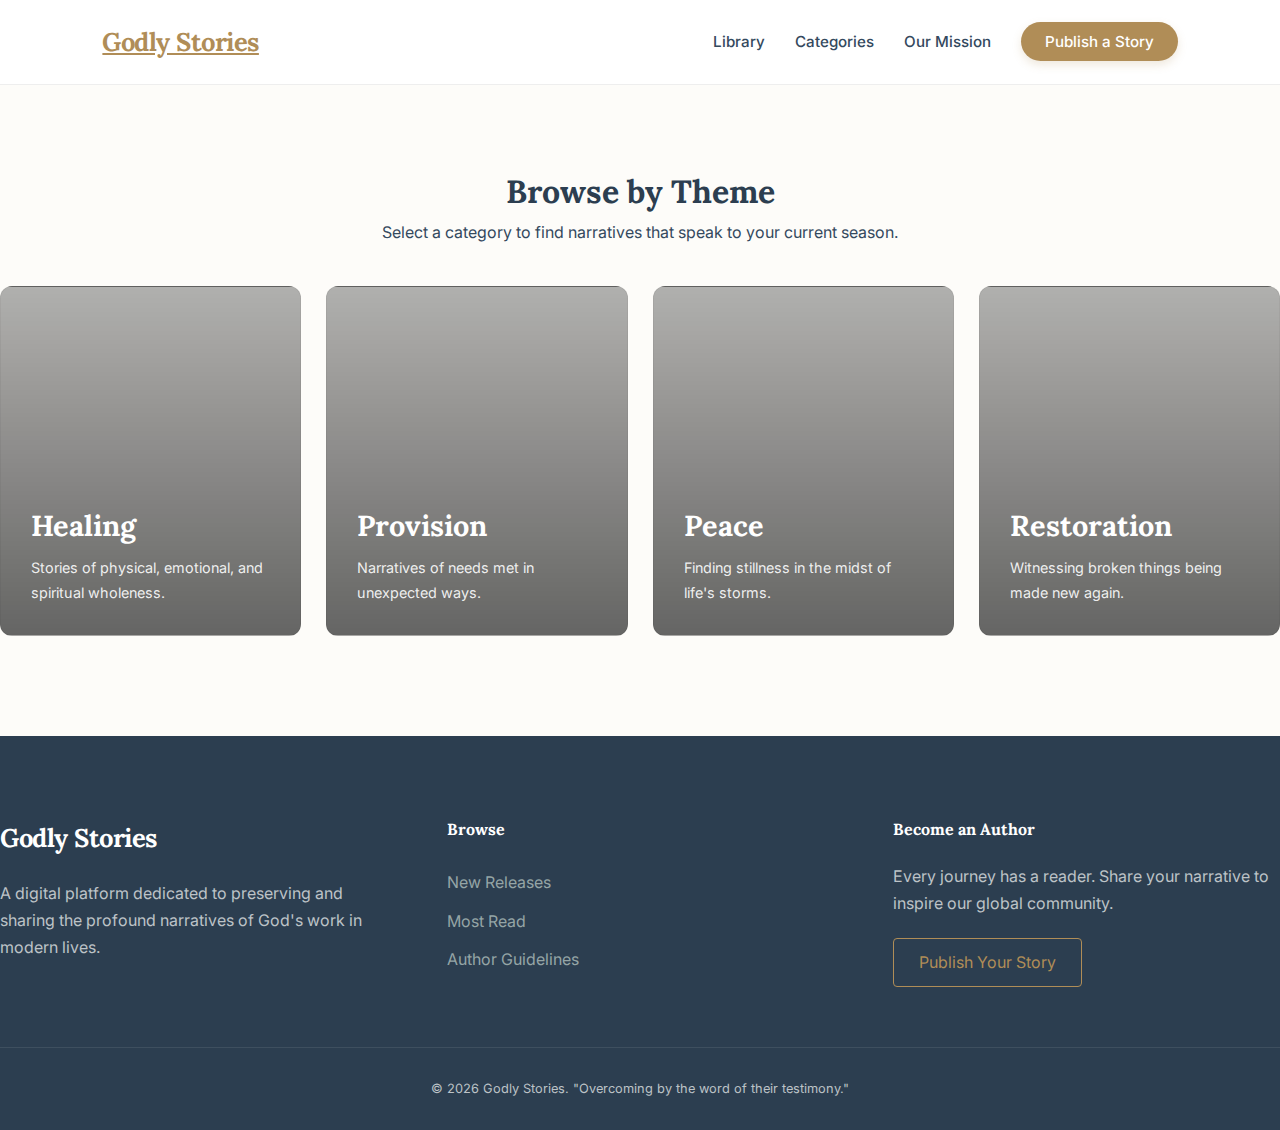
<file: categories.html>
<!DOCTYPE html>
<html lang="en">
<head>
    <meta charset="UTF-8">
    <meta name="viewport" content="width=device-width, initial-scale=1.0">
    <title>Explore Categories | Godly Stories</title>
    <link rel="stylesheet" href="style.css">
    <link href="https://fonts.googleapis.com/css2?family=Lora:ital,wght@0,400;0,700;1,400&family=Inter:wght@300;400;600&display=swap" rel="stylesheet">
</head>
<body>

    <nav class="navbar">
        <a href="index.html" class="logo">Godly Stories</a>
        <ul class="nav-links">
            <li><a href="index.html">Library</a></li>
            <li><a href="categories.html" class="active">Categories</a></li>
            <li><a href="mission.html">Our Mission</a></li>
            <li><a href="submit.html" class="btn-submit">Publish a Story</a></li>
        </ul>
    </nav>

    <main class="container">
        <header class="page-header">
            <h1>Browse by Theme</h1>
            <p>Select a category to find narratives that speak to your current season.</p>
        </header>

        <div class="category-grid">
            <a href="index.html?filter=Healing" class="category-card" style="background-image: linear-gradient(rgba(0,0,0,0.3), rgba(0,0,0,0.6)), url('https://images.unsplash.com/photo-1505533321630-975218a5f66f?auto=format&fit=crop&w=600&q=80')">
                <div class="category-info">
                    <h3>Healing</h3>
                    <p>Stories of physical, emotional, and spiritual wholeness.</p>
                </div>
            </a>

            <a href="index.html?filter=Provision" class="category-card" style="background-image: linear-gradient(rgba(0,0,0,0.3), rgba(0,0,0,0.6)), url('https://images.unsplash.com/photo-1507525428034-b723cf961d3e?auto=format&fit=crop&w=400&q=80')">
                <div class="category-info">
                    <h3>Provision</h3>
                    <p>Narratives of needs met in unexpected ways.</p>
                </div>
            </a>

            <a href="index.html?filter=Peace" class="category-card" style="background-image: linear-gradient(rgba(0,0,0,0.3), rgba(0,0,0,0.6)), url('https://images.unsplash.com/photo-1518101645466-7795885ff8f8?auto=format&fit=crop&w=400&q=80')">
                <div class="category-info">
                    <h3>Peace</h3>
                    <p>Finding stillness in the midst of life's storms.</p>
                </div>
            </a>

            <a href="index.html?filter=Restoration" class="category-card" style="background-image: linear-gradient(rgba(0,0,0,0.3), rgba(0,0,0,0.6)), url('https://images.unsplash.com/photo-1464822759023-fed622ff2c3b?auto=format&fit=crop&w=600&q=80')">
                <div class="category-info">
                    <h3>Restoration</h3>
                    <p>Witnessing broken things being made new again.</p>
                </div>
            </a>
        </div>
    </main>

    <footer class="main-footer">
        <div class="container footer-grid">
            <div class="footer-about">
                <h3 class="logo">Godly Stories</h3>
                <p>A digital platform dedicated to preserving and sharing the profound narratives of God's work in modern lives.</p>
            </div>
            <div class="footer-links">
                <h4>Browse</h4>
                <ul>
                    <li><a href="#">New Releases</a></li>
                    <li><a href="#">Most Read</a></li>
                    <li><a href="#">Author Guidelines</a></li>
                </ul>
            </div>
            <div class="footer-action">
                <h4>Become an Author</h4>
                <p>Every journey has a reader. Share your narrative to inspire our global community.</p>
                <a href="submit.html" class="btn-outline">Publish Your Story</a>
            </div>
        </div>
        <div class="footer-bottom">
            <p>&copy; 2026 Godly Stories. "Overcoming by the word of their testimony."</p>
        </div>
    </footer>

    <script src="script.js"></script>
</body>
</html>
</file>
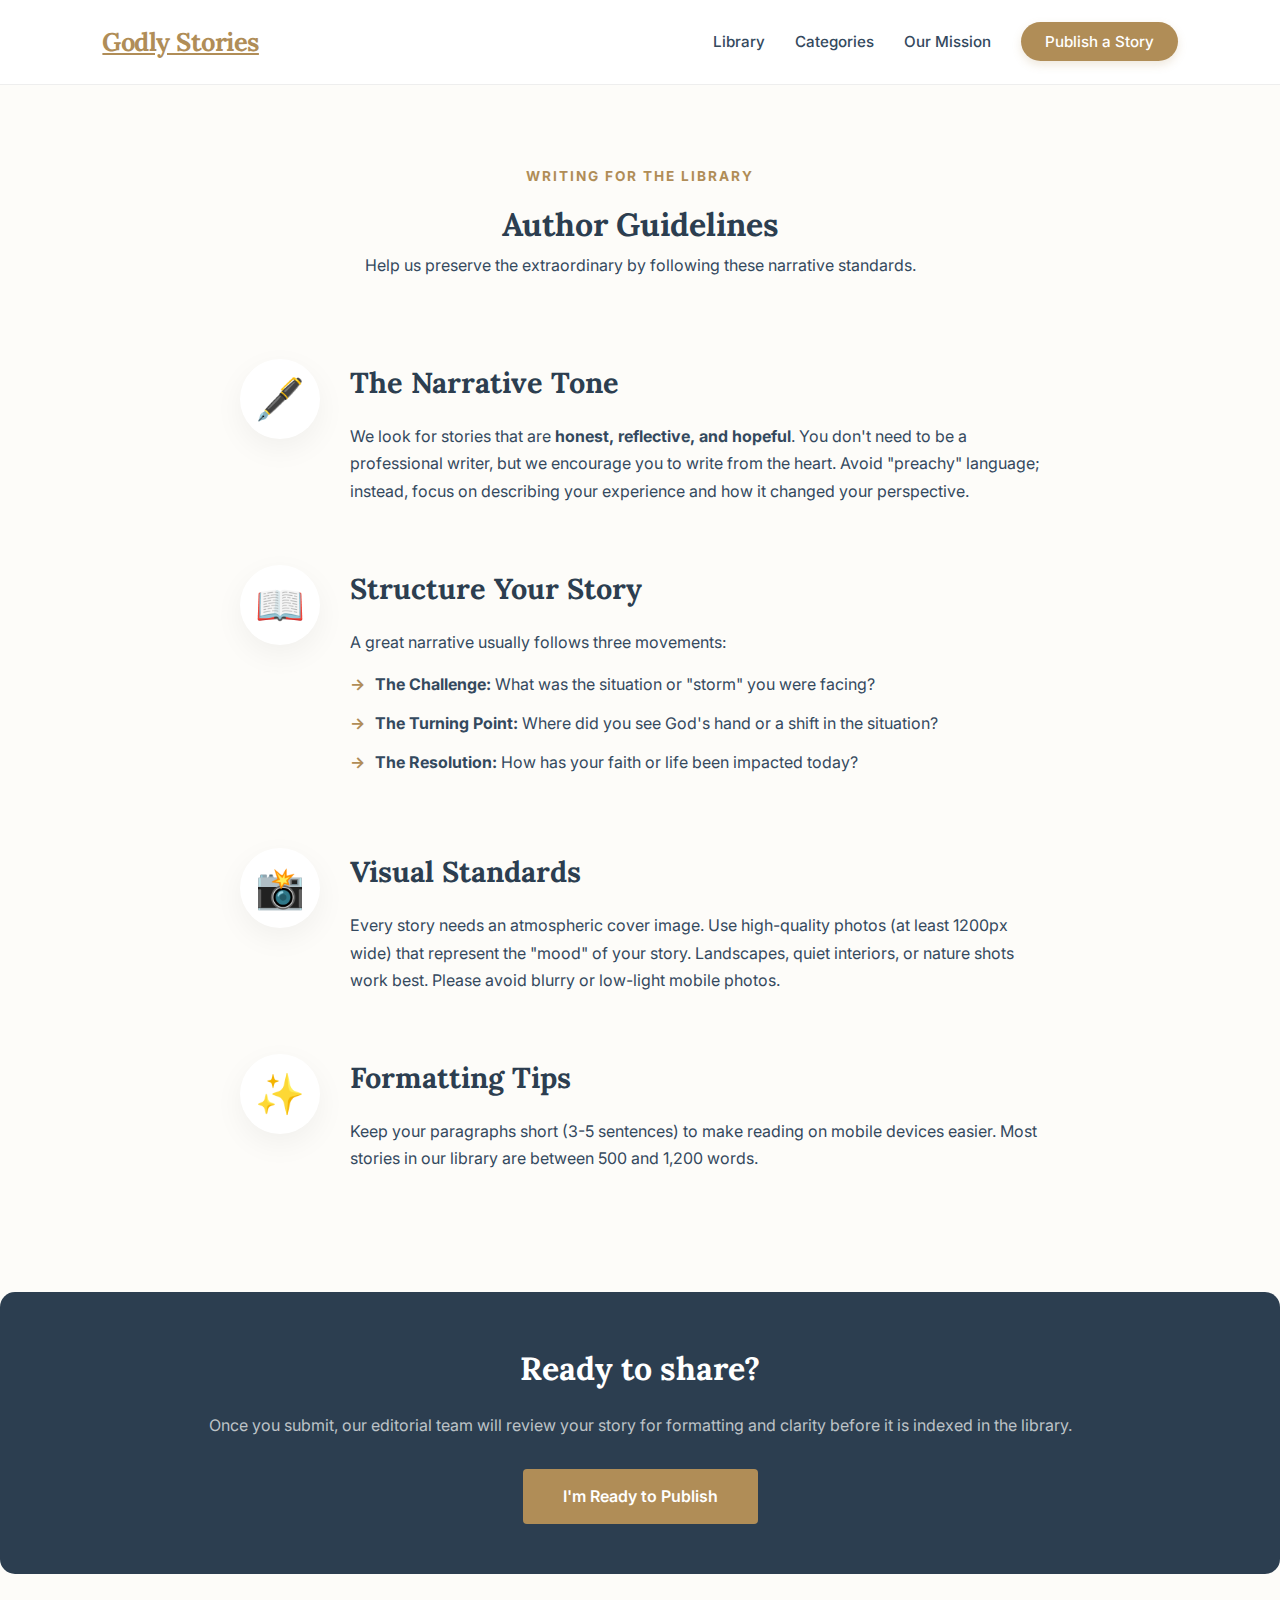
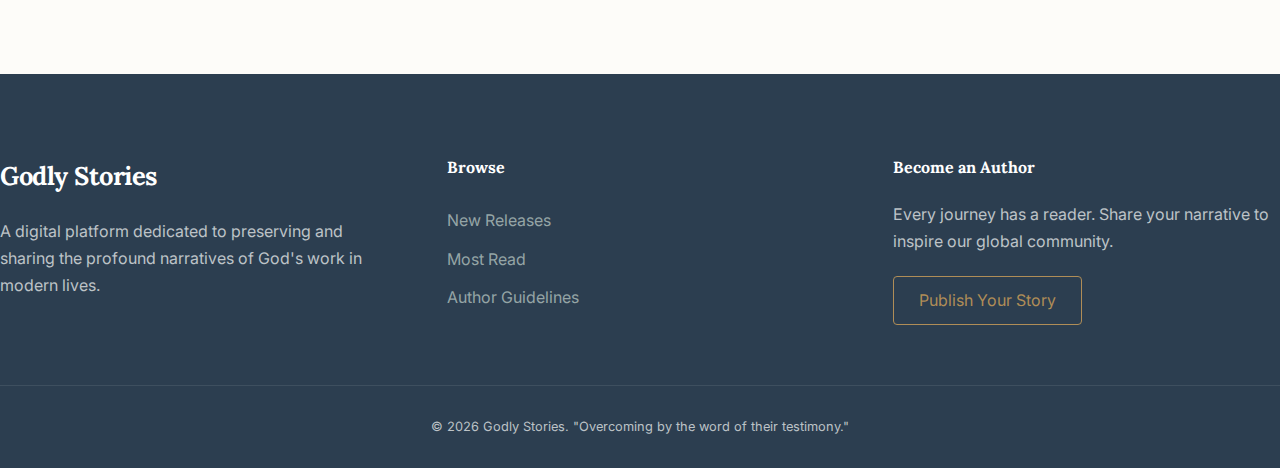
<file: guidelines.html>
<!DOCTYPE html>
<html lang="en">
<head>
    <meta charset="UTF-8">
    <meta name="viewport" content="width=device-width, initial-scale=1.0">
    <title>Author Guidelines | Godly Stories</title>
    <link rel="stylesheet" href="style.css">
    <link href="https://fonts.googleapis.com/css2?family=Lora:ital,wght@0,400;0,700;1,400&family=Inter:wght@300;400;600&display=swap" rel="stylesheet">
</head>
<body>

    <nav class="navbar">
        <a href="index.html" class="logo">Godly Stories</a>
        <ul class="nav-links">
            <li><a href="index.html">Library</a></li>
            <li><a href="categories.html">Categories</a></li>
            <li><a href="mission.html">Our Mission</a></li>
            <li><a href="submit.html" class="btn-submit">Publish a Story</a></li>
        </ul>
    </nav>

    <main class="container">
        <header class="page-header">
            <span class="sub-title">Writing for the Library</span>
            <h1>Author Guidelines</h1>
            <p>Help us preserve the extraordinary by following these narrative standards.</p>
        </header>

        <section class="guidelines-wrapper">
            <div class="guideline-block">
                <div class="g-icon">🖋️</div>
                <div class="g-content">
                    <h2>The Narrative Tone</h2>
                    <p>We look for stories that are <strong>honest, reflective, and hopeful</strong>. You don't need to be a professional writer, but we encourage you to write from the heart. Avoid "preachy" language; instead, focus on describing your experience and how it changed your perspective.</p>
                </div>
            </div>

            <div class="guideline-block">
                <div class="g-icon">📖</div>
                <div class="g-content">
                    <h2>Structure Your Story</h2>
                    <p>A great narrative usually follows three movements:</p>
                    <ul class="g-list">
                        <li><strong>The Challenge:</strong> What was the situation or "storm" you were facing?</li>
                        <li><strong>The Turning Point:</strong> Where did you see God's hand or a shift in the situation?</li>
                        <li><strong>The Resolution:</strong> How has your faith or life been impacted today?</li>
                    </ul>
                </div>
            </div>

            <div class="guideline-block">
                <div class="g-icon">📸</div>
                <div class="g-content">
                    <h2>Visual Standards</h2>
                    <p>Every story needs an atmospheric cover image. Use high-quality photos (at least 1200px wide) that represent the "mood" of your story. Landscapes, quiet interiors, or nature shots work best. Please avoid blurry or low-light mobile photos.</p>
                </div>
            </div>

            <div class="guideline-block">
                <div class="g-icon">✨</div>
                <div class="g-content">
                    <h2>Formatting Tips</h2>
                    <p>Keep your paragraphs short (3-5 sentences) to make reading on mobile devices easier. Most stories in our library are between 500 and 1,200 words.</p>
                </div>
            </div>
        </section>

        <section class="final-check">
            <div class="check-card">
                <h3>Ready to share?</h3>
                <p>Once you submit, our editorial team will review your story for formatting and clarity before it is indexed in the library.</p>
                <a href="submit.html" class="btn-primary" style="background: var(--primary-gold); color: white;">I'm Ready to Publish</a>
            </div>
        </section>
    </main>

    <footer class="main-footer">
        <div class="container footer-grid">
            <div class="footer-about">
                <h3 class="logo">Godly Stories</h3>
                <p>A digital platform dedicated to preserving and sharing the profound narratives of God's work in modern lives.</p>
            </div>
            <div class="footer-links">
                <h4>Browse</h4>
                <ul>
                    <li><a href="#">New Releases</a></li>
                    <li><a href="#">Most Read</a></li>
                    <li><a href="#">Author Guidelines</a></li>
                </ul>
            </div>
            <div class="footer-action">
                <h4>Become an Author</h4>
                <p>Every journey has a reader. Share your narrative to inspire our global community.</p>
                <a href="submit.html" class="btn-outline">Publish Your Story</a>
            </div>
        </div>
        <div class="footer-bottom">
            <p>&copy; 2026 Godly Stories. "Overcoming by the word of their testimony."</p>
        </div>
    </footer>

    <script src="script.js"></script>
</body>
</html>
</file>
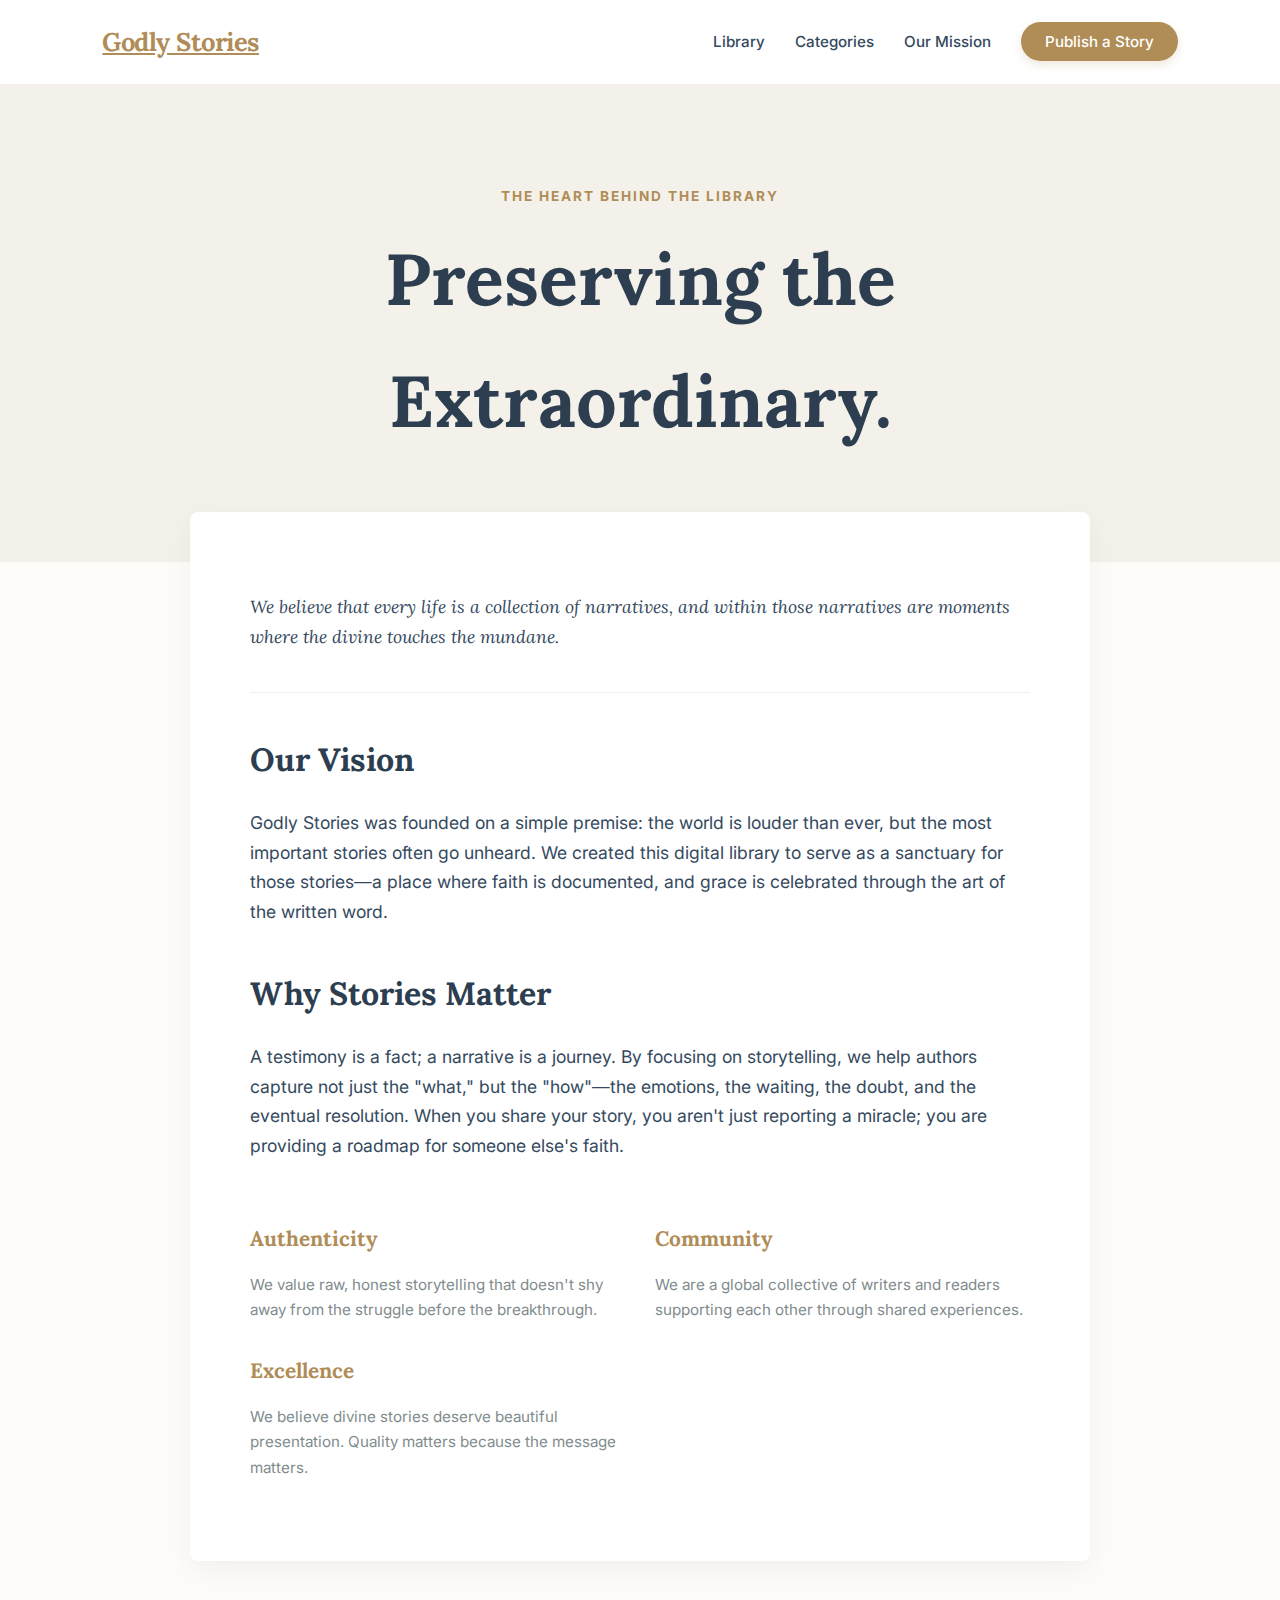
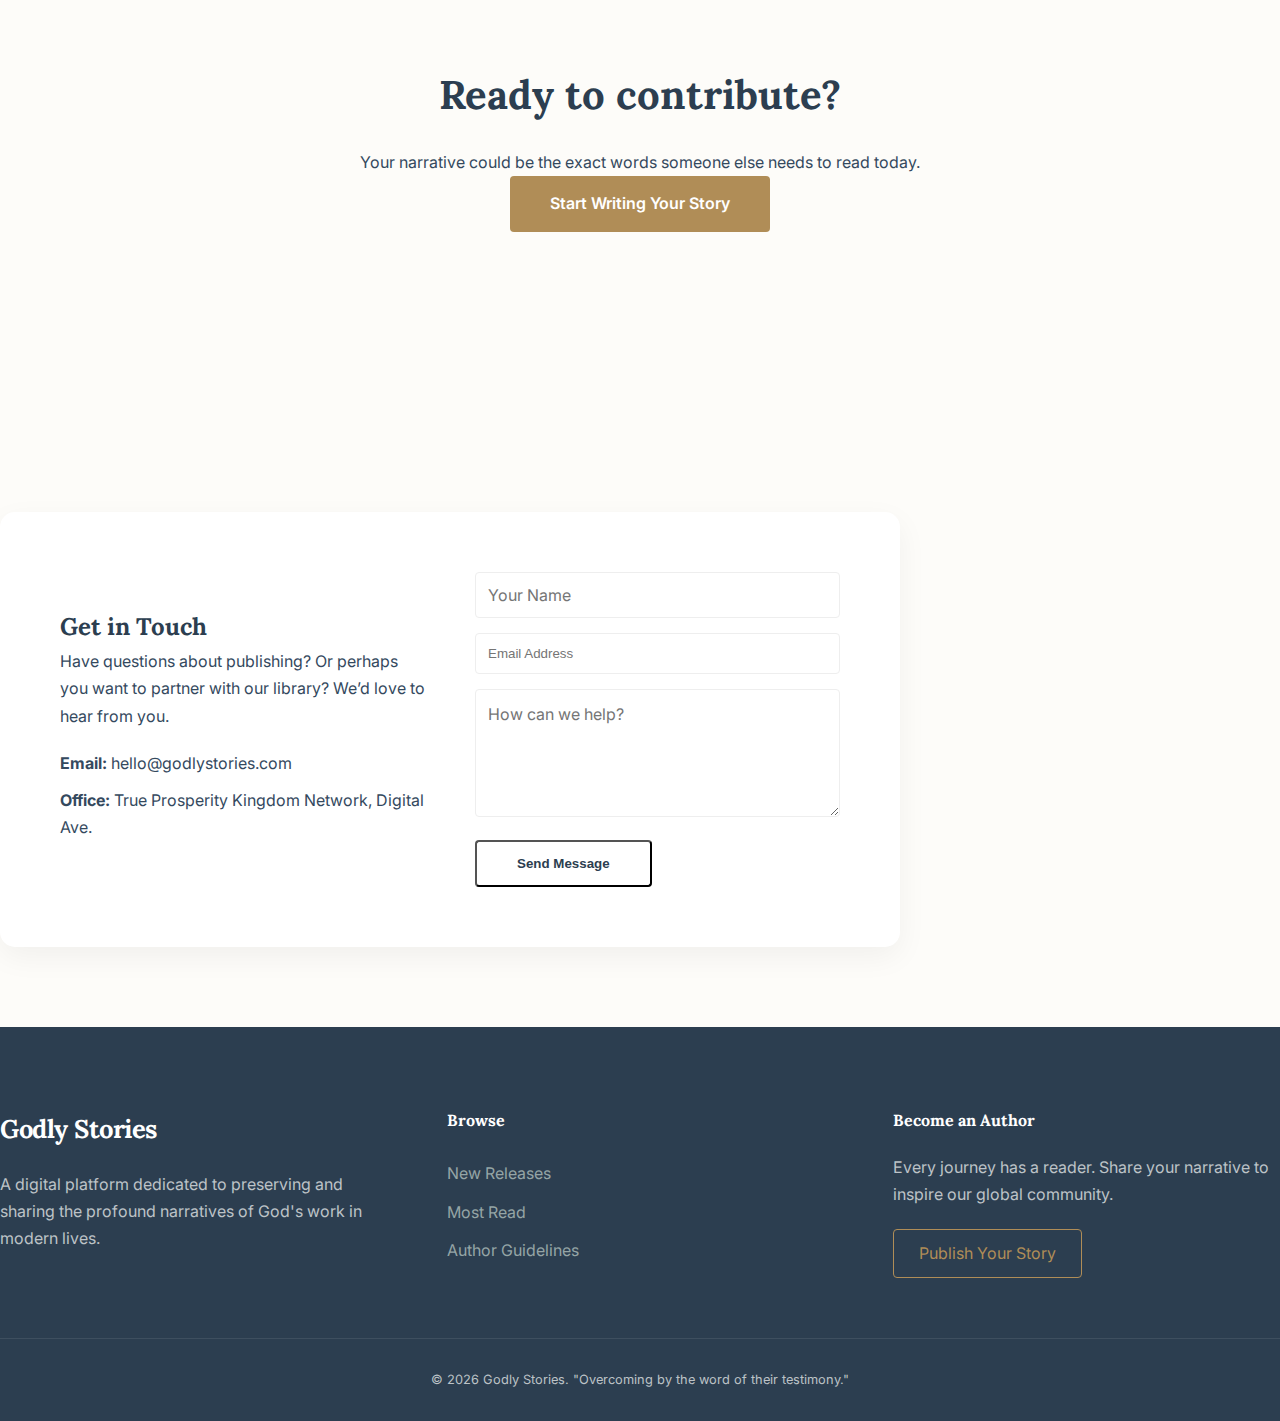
<file: mission.html>
<!DOCTYPE html>
<html lang="en">
<head>
    <meta charset="UTF-8">
    <meta name="viewport" content="width=device-width, initial-scale=1.0">
    <title>Our Mission | Godly Stories</title>
    <link rel="stylesheet" href="style.css">
    <link href="https://fonts.googleapis.com/css2?family=Lora:ital,wght@0,400;0,700;1,400&family=Inter:wght@300;400;600&display=swap" rel="stylesheet">
</head>
<body>

    <nav class="navbar">
        <a href="index.html" class="logo">Godly Stories</a>
        <ul class="nav-links">
            <li><a href="index.html">Library</a></li>
            <li><a href="categories.html">Categories</a></li>
            <li><a href="mission.html" class="active">Our Mission</a></li>
            <li><a href="submit.html" class="btn-submit">Publish a Story</a></li>
        </ul>
    </nav>

    <main class="mission-wrapper">
        <section class="mission-hero">
            <span class="sub-title">The Heart Behind the Library</span>
            <h1>Preserving the Extraordinary.</h1>
        </section>

        <section class="mission-content">
            <div class="mission-text">
                <p class="lead-text">We believe that every life is a collection of narratives, and within those narratives are moments where the divine touches the mundane.</p>
                
                <h2>Our Vision</h2>
                <p>Godly Stories was founded on a simple premise: the world is louder than ever, but the most important stories often go unheard. We created this digital library to serve as a sanctuary for those stories—a place where faith is documented, and grace is celebrated through the art of the written word.</p>

                <h2>Why Stories Matter</h2>
                <p>A testimony is a fact; a narrative is a journey. By focusing on storytelling, we help authors capture not just the "what," but the "how"—the emotions, the waiting, the doubt, and the eventual resolution. When you share your story, you aren't just reporting a miracle; you are providing a roadmap for someone else's faith.</p>
            </div>

            <div class="values-grid">
                <div class="value-item">
                    <h3>Authenticity</h3>
                    <p>We value raw, honest storytelling that doesn't shy away from the struggle before the breakthrough.</p>
                </div>
                <div class="value-item">
                    <h3>Community</h3>
                    <p>We are a global collective of writers and readers supporting each other through shared experiences.</p>
                </div>
                <div class="value-item">
                    <h3>Excellence</h3>
                    <p>We believe divine stories deserve beautiful presentation. Quality matters because the message matters.</p>
                </div>
            </div>
        </section>

        <section class="mission-cta">
            <h2>Ready to contribute?</h2>
            <p>Your narrative could be the exact words someone else needs to read today.</p>
            <a href="submit.html" class="btn-primary" style="background: var(--primary-gold); color: white;">Start Writing Your Story</a>
        </section>
    </main>
    
    <section class="contact-section">
       <div class="container narrow">
            <div class="contact-card">
              <div class="contact-info">
                <h2>Get in Touch</h2>
                <p>Have questions about publishing? Or perhaps you want to partner with our library? We’d love to hear from you.</p>
                <ul class="contact-details">
                    <li><strong>Email:</strong> hello@godlystories.com</li>
                    <li><strong>Office:</strong> True Prosperity Kingdom Network, Digital Ave.</li>
                </ul>
              </div>
              <form id="contactForm" class="contact-mini-form">
                <input type="text" placeholder="Your Name" required>
                <input type="email" placeholder="Email Address" required>
                <textarea placeholder="How can we help?" rows="4"></textarea>
                <button type="submit" class="btn-primary">Send Message</button>
              </form>
           </div>
       </div>
    </section>

    <footer class="main-footer">
        <div class="container footer-grid">
            <div class="footer-about">
                <h3 class="logo">Godly Stories</h3>
                <p>A digital platform dedicated to preserving and sharing the profound narratives of God's work in modern lives.</p>
            </div>
            <div class="footer-links">
                <h4>Browse</h4>
                <ul>
                    <li><a href="#">New Releases</a></li>
                    <li><a href="#">Most Read</a></li>
                    <li><a href="#">Author Guidelines</a></li>
                </ul>
            </div>
            <div class="footer-action">
                <h4>Become an Author</h4>
                <p>Every journey has a reader. Share your narrative to inspire our global community.</p>
                <a href="submit.html" class="btn-outline">Publish Your Story</a>
            </div>
        </div>
        <div class="footer-bottom">
            <p>&copy; 2026 Godly Stories. "Overcoming by the word of their testimony."</p>
        </div>
    </footer>

    <script src="script.js"></script>
</body>
</html>
</file>
<file: style.css>
/* GODLY STORIES - CORE STYLESHEET 
    Focus: Editorial Typography, Soft Transitions, and Spacing
*/

:root {
    --primary-gold: #b08d57;
    --dark-navy: #2c3e50;
    --cream-bg: #fdfcf9;
    --text-main: #34495e;
    --text-muted: #7f8c8d;
    --white: #ffffff;
    --shadow: 0 10px 30px rgba(0,0,0,0.05);
    --transition: all 0.3s cubic-bezier(0.25, 0.8, 0.25, 1); /* Smoother curve */
}

* {
    margin: 0;
    padding: 0;
    box-sizing: border-box;
}

html {
    scroll-behavior: smooth;
}

/* 16. Dark Mode Variables */
body.dark-theme {
    --cream-bg: #121212;
    --white: #1e1e1e;
    --dark-navy: #e0e0e0;
    --text-main: #b0b0b0;
    --text-muted: #888;
    --shadow: 0 10px 30px rgba(0,0,0,0.3);
}

/* Dark Mode Specific Adjustments */
body.dark-theme .navbar, 
body.dark-theme .form-container,
body.dark-theme .mission-content {
    border-bottom: 1px solid #333;
}

body.dark-theme .chip {
    background: #2a2a2a;
    border-color: #444;
}
/* 16. Custom Toggle Switch */
.theme-switch-wrapper {
  display: flex;
  align-items: center;
}

.theme-switch {
  display: inline-block;
  height: 28px;
  position: relative;
  width: 54px;
}

.theme-switch input {
  display:none;
}

.slider {
  background-color: #e0e0e0;
  bottom: 0;
  cursor: pointer;
  left: 0;
  position: absolute;
  right: 0;
  top: 0;
  transition: .4s;
  display: flex;
  align-items: center;
  justify-content: space-between;
  padding: 0 5px;
  font-size: 12px;
}

.slider:before {
  background-color: #fff;
  bottom: 4px;
  content: "";
  height: 20px;
  left: 4px;
  position: absolute;
  transition: .4s;
  width: 20px;
  z-index: 2;
}

input:checked + .slider {
  background-color: var(--primary-gold);
}

input:checked + .slider:before {
  transform: translateX(26px);
}

.slider.round {
  border-radius: 34px;
}

.slider.round:before {
  border-radius: 50%;
}

/* Icons inside the toggle */
.icon-sun { margin-left: 2px; }
.icon-moon { margin-right: 2px; }

/* Dark Theme overrides for the toggle */
body.dark-theme .slider {
    background-color: #333;
}

body {
    font-family: 'Inter', sans-serif;
    background-color: var(--cream-bg);
    color: var(--text-main);
    line-height: 1.7;
}

/* 2. Typography */
h1, h2, h3, h4, .logo {
    font-family: 'Lora', serif;
    font-weight: 700;
    color: var(--dark-navy);
}

/* 3. Navigation */
.navbar {
    display: flex;
    justify-content: space-between;
    align-items: center;
    padding: 20px 8%;
    background: var(--white);
    border-bottom: 1px solid #eee;
    position: sticky;
    top: 0;
    z-index: 1000;
}

.logo {
    font-size: 1.6rem;
    letter-spacing: -0.5px;
    color: var(--primary-gold);
}

.nav-links {
    list-style: none;
    display: flex;
    gap: 30px;
    align-items: center;
}

.nav-links a {
    text-decoration: none;
    color: var(--text-main);
    font-weight: 500;
    font-size: 0.95rem;
    transition: var(--transition);
}

.nav-links a:hover {
    color: var(--primary-gold);
}

.btn-submit {
    background: var(--primary-gold);
    color: var(--white) !important;
    padding: 10px 24px;
    border-radius: 30px;
    box-shadow: 0 4px 10px rgba(176, 141, 87, 0.2);
}

/* 4. Hero Section */
.hero {
    height: 70vh;
    display: flex;
    align-items: center;
    justify-content: center;
    text-align: center;
    background: linear-gradient(rgba(0,0,0,0.4), rgba(0,0,0,0.4)), 
                url('https://images.unsplash.com/photo-1490730141103-6cac27aaab94?auto=format&fit=crop&w=1200&q=80');
    background-size: cover;
    background-position: center;
    color: var(--white);
    padding: 0 20px;
}

.hero h1 {
    font-size: clamp(2.5rem, 5vw, 4rem);
    color: var(--white);
    margin-bottom: 20px;
}

.hero p {
    font-size: 1.2rem;
    max-width: 600px;
    margin: 0 auto 30px;
    font-weight: 300;
}

.btn-primary {
    display: inline-block;
    padding: 14px 40px;
    background: var(--white);
    color: var(--dark-navy);
    text-decoration: none;
    border-radius: 4px;
    font-weight: 600;
    transition: var(--transition);
}

.btn-primary:hover {
    transform: translateY(-2px);
    box-shadow: 0 5px 15px rgba(0,0,0,0.2);
}

/* 5. Filter Chips */
.filter-section {
    padding: 40px 0;
}

.filter-chips {
    display: flex;
    justify-content: center;
    gap: 12px;
    flex-wrap: wrap;
}

.chip {
    padding: 8px 22px;
    border-radius: 25px;
    border: 1px solid #ddd;
    background: var(--white);
    color: var(--text-muted);
    cursor: pointer;
    font-family: 'Inter', sans-serif;
    font-weight: 500;
    transition: var(--transition);
}

.chip.active, .chip:hover {
    background: var(--primary-gold);
    color: var(--white);
    border-color: var(--primary-gold);
}

/* 14. Search Bar UI */
.search-container {
    max-width: 600px;
    margin: 0 auto 30px;
    position: relative;
}

#storySearch {
    width: 100%;
    padding: 15px 25px 15px 50px;
    border: 1px solid #ddd;
    border-radius: 50px;
    font-size: 1rem;
    font-family: 'Inter', sans-serif;
    background: var(--white);
    transition: var(--transition);
    box-shadow: var(--shadow);
}

#storySearch:focus {
    outline: none;
    border-color: var(--primary-gold);
    box-shadow: 0 5px 20px rgba(176, 141, 87, 0.1);
}

.search-icon {
    position: absolute;
    left: 20px;
    top: 50%;
    transform: translateY(-50%);
    font-size: 1.2rem;
    color: var(--text-muted);
}

/* 6. Story Grid & Cards */
.stories-grid-section {
    padding-bottom: 100px;
}

.container.narrow {
    max-width: 900px; /* Better for reading/forms */
}

.grid-layout {
    display: grid;
    grid-template-columns: repeat(auto-fill, minmax(320px, 1fr));
    gap: 40px;
}

.story-card {
    background: var(--white);
    border-radius: 15px;
    overflow: hidden;
    box-shadow: var(--shadow);
    transition: var(--transition);
    display: flex;
    flex-direction: column;
}

.story-card:hover {
    transform: translateY(-10px);
}

.card-image {
    height: 240px;
    background-size: cover;
    background-position: center;
}

.card-content {
    padding: 30px;
    flex-grow: 1;
    display: flex;
    flex-direction: column;
}

.card-meta {
    display: flex;
    justify-content: space-between;
    margin-bottom: 15px;
    font-size: 0.75rem;
    font-weight: 600;
    text-transform: uppercase;
    letter-spacing: 1px;
}

.tag { color: var(--primary-gold); }
.read-time { color: var(--text-muted); }

.story-card h4 {
    font-size: 1.5rem;
    margin-bottom: 15px;
    line-height: 1.3;
}

.story-card p {
    color: var(--text-muted);
    font-size: 0.95rem;
    margin-bottom: 25px;
}

.card-footer {
    margin-top: auto;
    padding-top: 20px;
    border-top: 1px solid #f0f0f0;
    display: flex;
    justify-content: space-between;
    align-items: center;
    font-size: 0.85rem;
}

.arrow-link {
    text-decoration: none;
    color: var(--primary-gold);
    font-weight: 700;
    font-size: 1rem;
}

/* 7. Footer */
.main-footer {
    background: var(--dark-navy);
    color: #bdc3c7;
    padding: 80px 0 30px;
}

.footer-grid {
    display: grid;
    grid-template-columns: repeat(auto-fit, minmax(250px, 1fr));
    gap: 60px;
    margin-bottom: 60px;
}

.footer-about h3 { color: var(--white); margin-bottom: 20px; }
.footer-links h4, .footer-action h4 { color: var(--white); margin-bottom: 20px; }

.footer-links ul { list-style: none; }
.footer-links a { 
    color: #95a5a6; 
    text-decoration: none; 
    line-height: 2.4; 
    transition: 0.3s;
}

.footer-links a:hover { color: var(--primary-gold); }

.btn-outline {
    display: inline-block;
    margin-top: 20px;
    padding: 10px 25px;
    border: 1px solid var(--primary-gold);
    color: var(--primary-gold);
    text-decoration: none;
    border-radius: 4px;
    transition: 0.3s;
}

.btn-outline:hover {
    background: var(--primary-gold);
    color: var(--white);
}

.footer-bottom {
    text-align: center;
    border-top: 1px solid #3e4f5f;
    padding-top: 30px;
    font-size: 0.8rem;
}

/* --- 8. Navigation & Responsive Design --- */

/* 1. This part handles the Desktop (Default) state */
.menu-toggle {
    display: none; /* ALWAYS hide on desktop */
    font-size: 2rem;
    cursor: pointer;
    color: #b08d57; /* Using your brand gold */
    z-index: 1001;
}

/* 2. Scroll to Top Button Styling */
#scrollToTop {
    display: none; /* Hidden until scroll */
    position: fixed;
    bottom: 30px;
    right: 30px;
    z-index: 99;
    border: none;
    background: #b08d57;
    color: white;
    width: 45px;
    height: 45px;
    border-radius: 50%;
    cursor: pointer;
    box-shadow: 0 4px 10px rgba(0,0,0,0.2);
}

/* 3. Mobile Adjustments (Everything inside here only happens on phones/tablets) */
@media (max-width: 768px) {
    .menu-toggle {
        display: block; /* Finally show the icon on mobile */
    }

    .navbar { 
        padding: 15px 5%; 
        position: relative;
    }

    .nav-links {
        display: none; /* Hide the horizontal list */
        flex-direction: column;
        position: absolute;
        top: 100%; /* Sits right under the navbar */
        left: 0;
        width: 100%;
        background: white;
        padding: 20px 0;
        box-shadow: 0 10px 15px rgba(0,0,0,0.1);
        z-index: 1000;
    }

    /* When JS adds the .active class, the menu slides/appears */
    .nav-links.active {
        display: flex;
    }

    .nav-links li {
        margin: 15px 0;
        text-align: center;
    }

    .hero h1 { font-size: 2.2rem; }
    .grid-layout { grid-template-columns: 1fr; }

    .footer-grid {
        grid-template-columns: 1fr;
        text-align: center;
    }
}
/* 9. Reading Room Styles */
.story-wrapper {
    max-width: 740px; /* Optimal reading width */
    margin: 60px auto;
    padding: 0 20px;
}

.story-header {
    text-align: center;
    margin-bottom: 40px;
}

.story-header h1 {
    font-size: clamp(2rem, 4vw, 3.5rem);
    margin: 15px 0 25px;
    line-height: 1.2;
}

.story-meta-detailed {
    display: flex;
    align-items: center;
    justify-content: center;
    gap: 15px;
}

.author-img {
    width: 45px;
    height: 45px;
    border-radius: 50%;
}

.meta-info {
    text-align: left;
    display: flex;
    flex-direction: column;
    font-size: 0.9rem;
}

.author-name { font-weight: 600; color: var(--dark-navy); }
.publish-date { color: var(--text-muted); }

.main-story-image {
    margin: 40px -100px; /* Makes image wider than the text for an editorial look */
}

.main-story-image img {
    display: block;
    width: 100%;
    min-height: 200px; /* Ensures the area isn't flat */
    background-color: #eee; /* Shows a gray box if image fails */
    object-fit: cover;
}

.main-story-image figcaption {
    text-align: center;
    font-style: italic;
    color: var(--text-muted);
    margin-top: 10px;
    font-size: 0.9rem;
}

/* Typography for Storytelling */
.story-content {
    font-family: 'Lora', serif;
    font-size: 1.25rem;
    line-height: 1.9;
    color: #2c3e50;
}

.story-content p {
    margin-bottom: 30px;
}

.drop-cap {
    float: left;
    font-size: 5rem;
    line-height: 1;
    font-weight: bold;
    margin-right: 12px;
    color: var(--primary-gold);
}

blockquote {
    border-left: 4px solid var(--primary-gold);
    padding-left: 30px;
    margin: 50px 0;
    font-style: italic;
    font-size: 1.5rem;
}

cite {
    display: block;
    font-style: normal;
    font-size: 1rem;
    font-weight: 600;
    margin-top: 10px;
    color: var(--text-muted);
}

/* Progress Bar */
#progress-container {
    position: fixed;
    top: 0;
    left: 0;
    width: 100%;
    height: 4px;
    background: transparent;
    z-index: 2000;
}

#progress-bar {
    height: 100%;
    background: var(--primary-gold);
    width: 0%;
}

/* Amen Button */
.amen-btn {
    background: var(--cream-bg);
    border: 2px solid var(--primary-gold);
    color: var(--primary-gold);
    padding: 15px 40px;
    font-size: 1.1rem;
    border-radius: 50px;
    cursor: pointer;
    font-weight: 600;
    transition: var(--transition);
}

.amen-btn:hover {
    background: var(--primary-gold);
    color: white;
}

/* Mobile adjust for wide images */
@media (max-width: 1000px) {
    .main-story-image { margin: 40px 0; }
}

/* 10. Submission Form Styles */
.submit-wrapper {
    max-width: 800px;
    margin: 80px auto;
    padding: 0 20px;
}

.submit-header {
    text-align: center;
    margin-bottom: 50px;
}

.submit-header h1 {
    font-size: 2.5rem;
    margin-bottom: 15px;
}

.submit-header p {
    color: var(--text-muted);
    font-size: 1.1rem;
}

.form-container {
    background: var(--white);
    padding: 40px;
    border-radius: 12px;
    box-shadow: var(--shadow);
}

.form-section {
    margin-bottom: 25px;
}

.form-row {
    display: grid;
    grid-template-columns: 1fr 1fr;
    gap: 20px;
}

label {
    display: block;
    font-weight: 600;
    margin-bottom: 8px;
    color: var(--dark-navy);
    font-size: 0.95rem;
}

input[type="text"],
input[type="url"],
select,
textarea {
    width: 100%;
    padding: 12px 15px;
    border: 1px solid #ddd;
    border-radius: 6px;
    font-family: 'Inter', sans-serif;
    font-size: 1rem;
    transition: var(--transition);
}

input:focus, select:focus, textarea:focus {
    outline: none;
    border-color: var(--primary-gold);
    box-shadow: 0 0 0 3px rgba(176, 141, 87, 0.1);
}

textarea {
    resize: vertical;
    line-height: 1.6;
}

.submit-actions {
    text-align: center;
    margin-top: 40px;
}

.btn-publish-final {
    background: var(--primary-gold);
    color: white;
    padding: 15px 50px;
    border: none;
    border-radius: 30px;
    font-size: 1.1rem;
    font-weight: 600;
    cursor: pointer;
    transition: var(--transition);
}

.btn-publish-final:hover {
    background: var(--dark-navy);
    transform: translateY(-2px);
}

.privacy-note {
    font-size: 0.8rem;
    color: #999;
    margin-top: 15px;
}

/* Responsive Form */
@media (max-width: 600px) {
    .form-row { grid-template-columns: 1fr; }
    .form-container { padding: 25px; }
}

/* 11. Mission Page Styles */
.mission-wrapper {
    padding-bottom: 100px;
}

.mission-hero {
    background-color: #f4f1ea; /* Slightly warmer cream for the mission page */
    padding: 100px 20px;
    text-align: center;
}

.sub-title {
    text-transform: uppercase;
    letter-spacing: 2px;
    font-size: 0.85rem;
    color: var(--primary-gold);
    font-weight: 700;
    display: block;
    margin-bottom: 10px;
}

.mission-hero h1 {
    font-size: clamp(2.5rem, 6vw, 4.5rem);
    max-width: 900px;
    margin: 0 auto;
}

.mission-content {
    max-width: 900px;
    margin: -50px auto 0; /* Pulls content up into the hero slightly */
    background: var(--white);
    padding: 80px 60px;
    border-radius: 8px;
    box-shadow: var(--shadow);
}

.mission-text {
    margin-bottom: 60px;
}

.lead-text {
    font-size: 1.4rem;
    font-family: 'Lora', serif;
    font-style: italic;
    color: var(--dark-navy);
    margin-bottom: 40px;
    border-bottom: 1px solid #eee;
    padding-bottom: 40px;
}

.mission-text h2 {
    margin: 40px 0 20px;
    font-size: 2rem;
}

.mission-text p {
    font-size: 1.1rem;
    color: var(--text-main);
    margin-bottom: 20px;
}

.values-grid {
    display: grid;
    grid-template-columns: repeat(auto-fit, minmax(250px, 1fr));
    gap: 30px;
    margin-top: 60px;
}

.value-item h3 {
    color: var(--primary-gold);
    margin-bottom: 15px;
    font-size: 1.3rem;
}

.value-item p {
    font-size: 0.95rem;
    color: var(--text-muted);
}

.mission-cta {
    text-align: center;
    padding: 100px 20px;
}

.mission-cta h2 {
    font-size: 2.5rem;
    margin-bottom: 20px;
}

/* Responsive Mission Page */
@media (max-width: 768px) {
    .mission-content {
        padding: 40px 25px;
        margin-top: 0;
    }
    .mission-hero { padding: 60px 20px; }
}

/* 12. Contact & Categories UI */
.page-header {
    text-align: center;
    padding: 80px 0 40px;
}

.category-grid {
    display: grid;
    grid-template-columns: repeat(auto-fit, minmax(280px, 1fr));
    gap: 25px;
    margin-bottom: 100px;
}

.category-card {
    position: relative;
    height: 350px;
    border-radius: 12px;
    background-size: cover;
    background-position: center;
    display: flex;
    align-items: flex-end;
    padding: 30px;
    text-decoration: none;
    overflow: hidden;
    transition: var(--transition);
    border: 1px solid rgba(0,0,0,0.05);
}

.category-card:hover {
    transform: scale(1.02);
}

.category-info h3 {
    color: white;
    font-size: 1.8rem;
    margin-bottom: 5px;
}

.category-info p {
    color: rgba(255,255,255,0.9);
    font-size: 0.9rem;
}

/* Contact Section on Mission Page */
.contact-section {
    padding: 80px 0;
    background: #fdfcf9;
}

.contact-card {
    display: grid;
    grid-template-columns: 1fr 1fr;
    gap: 50px;
    background: white;
    padding: 60px;
    border-radius: 15px;
    box-shadow: var(--shadow);
    align-items: center;
}

.contact-details {
    list-style: none;
    margin-top: 20px;
}

.contact-details li {
    margin-bottom: 10px;
}

.contact-mini-form input, .contact-mini-form textarea {
    width: 100%;
    margin-bottom: 15px;
    border: 1px solid #eee;
    padding: 12px;
    border-radius: 4px;
}

@media (max-width: 768px) {
    .contact-card { grid-template-columns: 1fr; padding: 30px; }
}

/* 15. Guidelines Page Styles */
.guidelines-wrapper {
    max-width: 800px;
    margin: 40px auto;
}

.guideline-block {
    display: flex;
    gap: 30px;
    margin-bottom: 60px;
    align-items: flex-start;
}

.g-icon {
    font-size: 2.5rem;
    background: var(--white);
    width: 80px;
    height: 80px;
    display: flex;
    align-items: center;
    justify-content: center;
    border-radius: 50%;
    box-shadow: var(--shadow);
    flex-shrink: 0;
}

.g-content h2 {
    font-size: 1.8rem;
    margin-bottom: 15px;
}

.g-list {
    margin-top: 15px;
    list-style: none;
}

.g-list li {
    margin-bottom: 12px;
    padding-left: 25px;
    position: relative;
}

.g-list li::before {
    content: '→';
    position: absolute;
    left: 0;
    color: var(--primary-gold);
    font-weight: bold;
}

.final-check {
    padding: 60px 0 100px;
    text-align: center;
}

.check-card {
    background: var(--dark-navy);
    color: white;
    padding: 50px;
    border-radius: 15px;
}

.check-card h3 { color: white; margin-bottom: 15px; font-size: 2rem; }
.check-card p { color: #bdc3c7; margin-bottom: 30px; }

/* Responsive Guidelines */
@media (max-width: 650px) {
    .guideline-block {
        flex-direction: column;
        text-align: center;
        gap: 20px;
    }
    .g-icon { margin: 0 auto; }
}

.drop-cap {
    font-family: 'Lora', serif;
    font-size: 4rem;
    float: left;
    line-height: 1;
    margin-right: 12px;
    margin-top: 4px;
    color: #b08d57; /* Your gold color */
    font-weight: 700;
}

.trending-section {
    padding: 60px 0 20px 0;
    background: rgba(176, 141, 87, 0.05); /* Very light gold tint */
}

.section-title {
    font-family: 'Lora', serif;
    margin-bottom: 30px;
    text-align: center;
    color: #2c3e50;
}

.trending-tag {
    background: #b08d57 !important;
    color: white !important;
}

.trending-card {
    border: 1px solid rgba(176, 141, 87, 0.2);
    transform: scale(1);
    transition: transform 0.3s ease;
}

.trending-card:hover {
    transform: scale(1.02);
    box-shadow: 0 10px 30px rgba(0,0,0,0.1);
}

.section-divider {
    border: 0;
    height: 1px;
    background: linear-gradient(to right, transparent, #b08d57, transparent);
    margin: 40px 0;
}

/* Modal Overlay */
.modal-overlay {
    position: fixed;
    top: 0;
    left: 0;
    width: 100%;
    height: 100%;
    background: rgba(0, 0, 0, 0.7);
    display: flex;
    justify-content: center;
    align-items: center;
    z-index: 2000;
    opacity: 0;
    visibility: hidden;
    transition: all 0.3s ease;
}

.modal-overlay.active {
    opacity: 1;
    visibility: visible;
}

/* Modal Content */
.invite-modal {
    background: var(--bg-color, white);
    padding: 40px;
    border-radius: 15px;
    max-width: 450px;
    text-align: center;
    box-shadow: 0 20px 40px rgba(0,0,0,0.3);
    transform: translateY(20px);
    transition: transform 0.3s ease;
}

.modal-overlay.active .invite-modal {
    transform: translateY(0);
}

.invite-modal h2 {
    font-family: 'Lora', serif;
    color: #b08d57;
    margin-bottom: 15px;
}

.invite-modal p {
    margin-bottom: 25px;
    line-height: 1.6;
}

.modal-btns {
    display: flex;
    gap: 15px;
    justify-content: center;
}

.newsletter-footer {
    background: #2c3e50;
    color: white;
    padding: 60px 0;
    text-align: center;
}

.newsletter-content h2 {
    font-family: 'Lora', serif;
    font-size: 2rem;
    margin-bottom: 10px;
}

.newsletter-content p {
    color: #bdc3c7;
    margin-bottom: 30px;
    max-width: 600px;
    margin-left: auto;
    margin-right: auto;
}

.newsletter-form {
    display: flex;
    justify-content: center;
    gap: 10px;
    max-width: 500px;
    margin: 0 auto;
}

.newsletter-form input {
    flex: 1;
    padding: 12px 20px;
    border-radius: 5px;
    border: none;
    font-family: 'Inter', sans-serif;
}

.btn-newsletter {
    background: #b08d57;
    color: white;
    border: none;
    padding: 12px 25px;
    border-radius: 5px;
    cursor: pointer;
    font-weight: 600;
    transition: background 0.3s;
}

.btn-newsletter:hover {
    background: #967546;
}

/* Admin UI Elements */
.admin-header { display: flex; justify-content: space-between; align-items: center; margin-bottom: 30px; }
.admin-tabs { display: flex; gap: 10px; }
.tab-btn { padding: 10px 20px; border: 1px solid #ddd; background: white; border-radius: 5px; cursor: pointer; }
.tab-btn.active { background: #b08d57; color: white; border-color: #b08d57; }
.tab-content { display: none; }
.tab-content.active { display: block; }

.status-dot { height: 10px; width: 10px; border-radius: 50%; display: inline-block; }
.status-dot.active { background: #2ecc71; }
.status-dot.pending { background: #f1c40f; }

.btn-action { background: #3498db; color: white; border: none; padding: 5px 10px; border-radius: 4px; cursor: pointer; margin-right: 5px; }
.sub-card-grid { display: grid; grid-template-columns: repeat(auto-fill, minmax(200px, 1fr)); gap: 15px; }
.sub-card { background: white; padding: 15px; border-radius: 8px; border: 1px solid #eee; text-align: center; }

.table-responsive { background: white; border-radius: 10px; padding: 20px; box-shadow: 0 4px 6px rgba(0,0,0,0.05); }

#scrollToTop {
    display: none; /* Hidden by default */
    position: fixed;
    bottom: 30px;
    right: 30px;
    z-index: 99;
    border: none;
    outline: none;
    background-color: #b08d57; /* Your brand gold */
    color: white;
    cursor: pointer;
    padding: 15px;
    border-radius: 50%; /* Circular */
    width: 50px;
    height: 50px;
    font-size: 1.2rem;
    box-shadow: 0 4px 15px rgba(0,0,0,0.2);
    transition: opacity 0.3s, transform 0.3s;
}

#scrollToTop:hover {
    background-color: #2c3e50; /* Darker blue on hover */
    transform: translateY(-5px);
}

@media (max-width: 768px) {
    #scrollToTop {
        bottom: 20px;
        right: 20px;
        width: 45px;
        height: 45px;
    }
}
</file>
